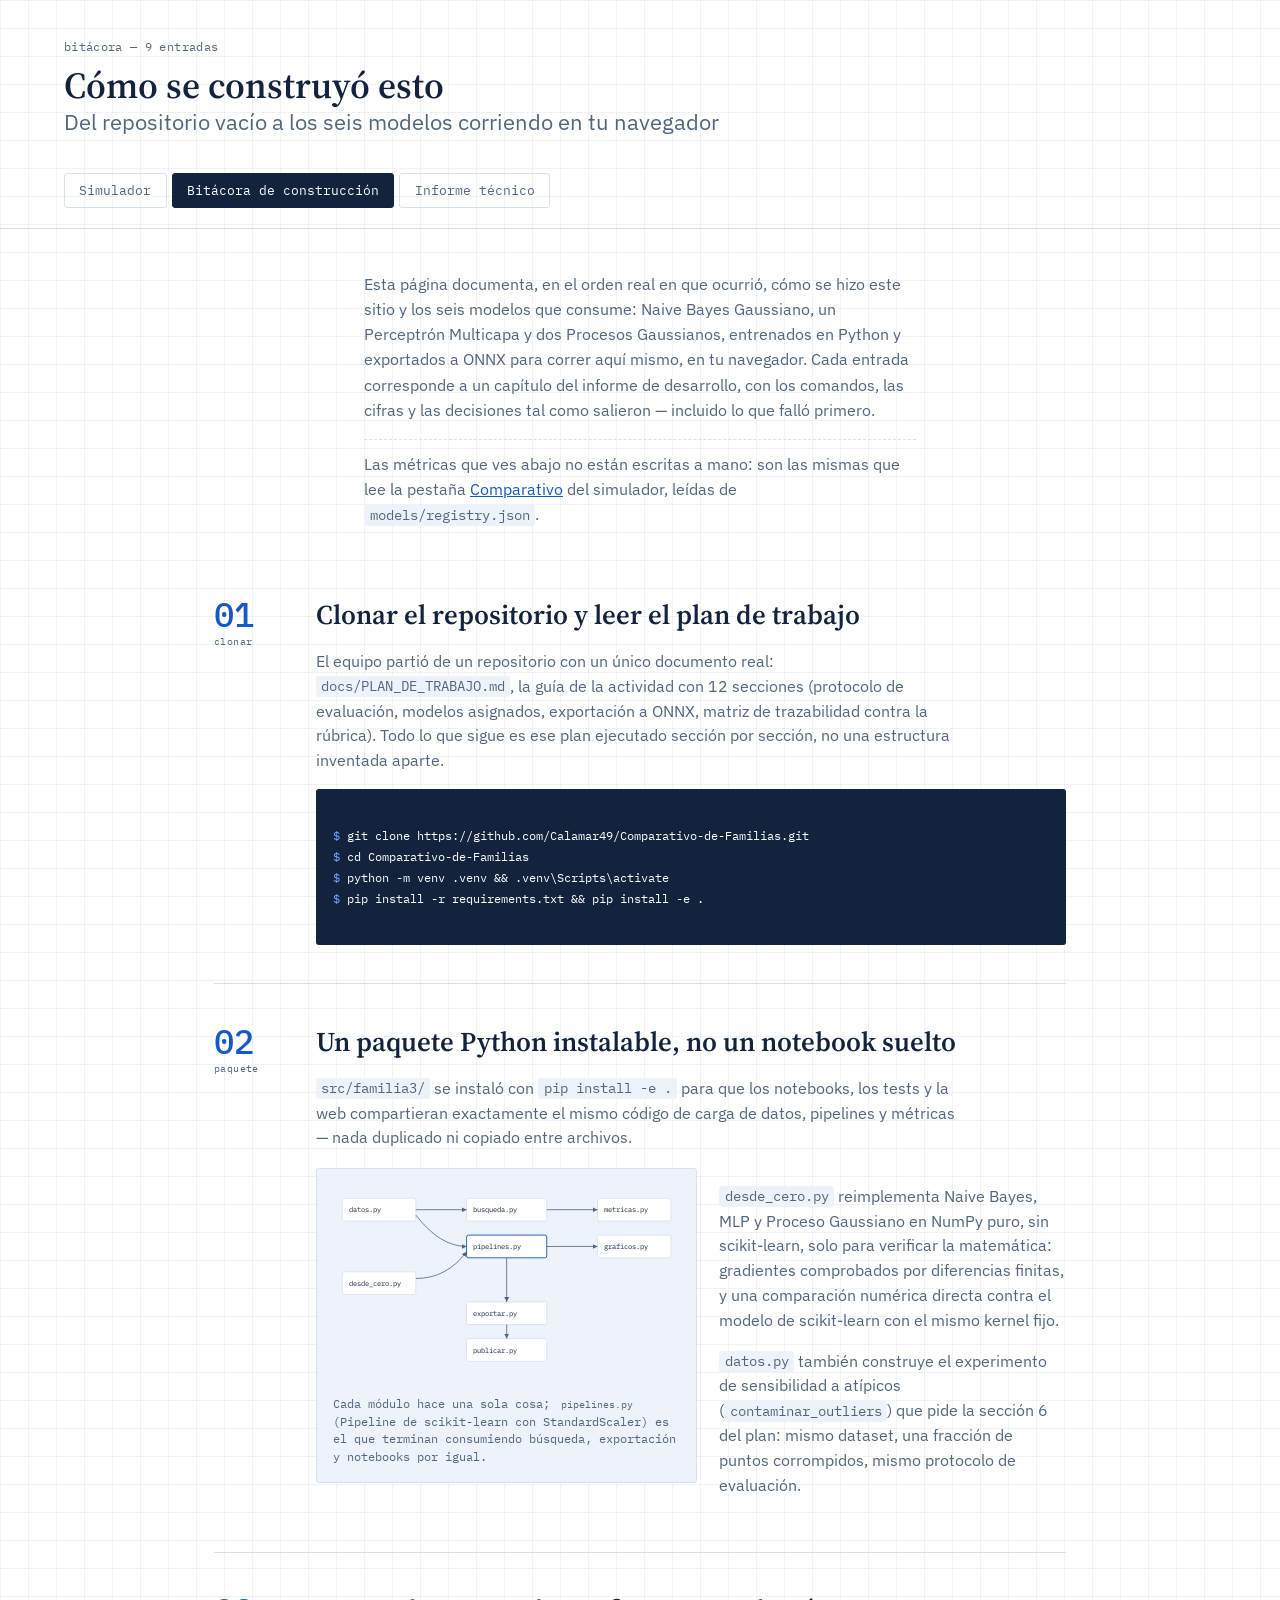
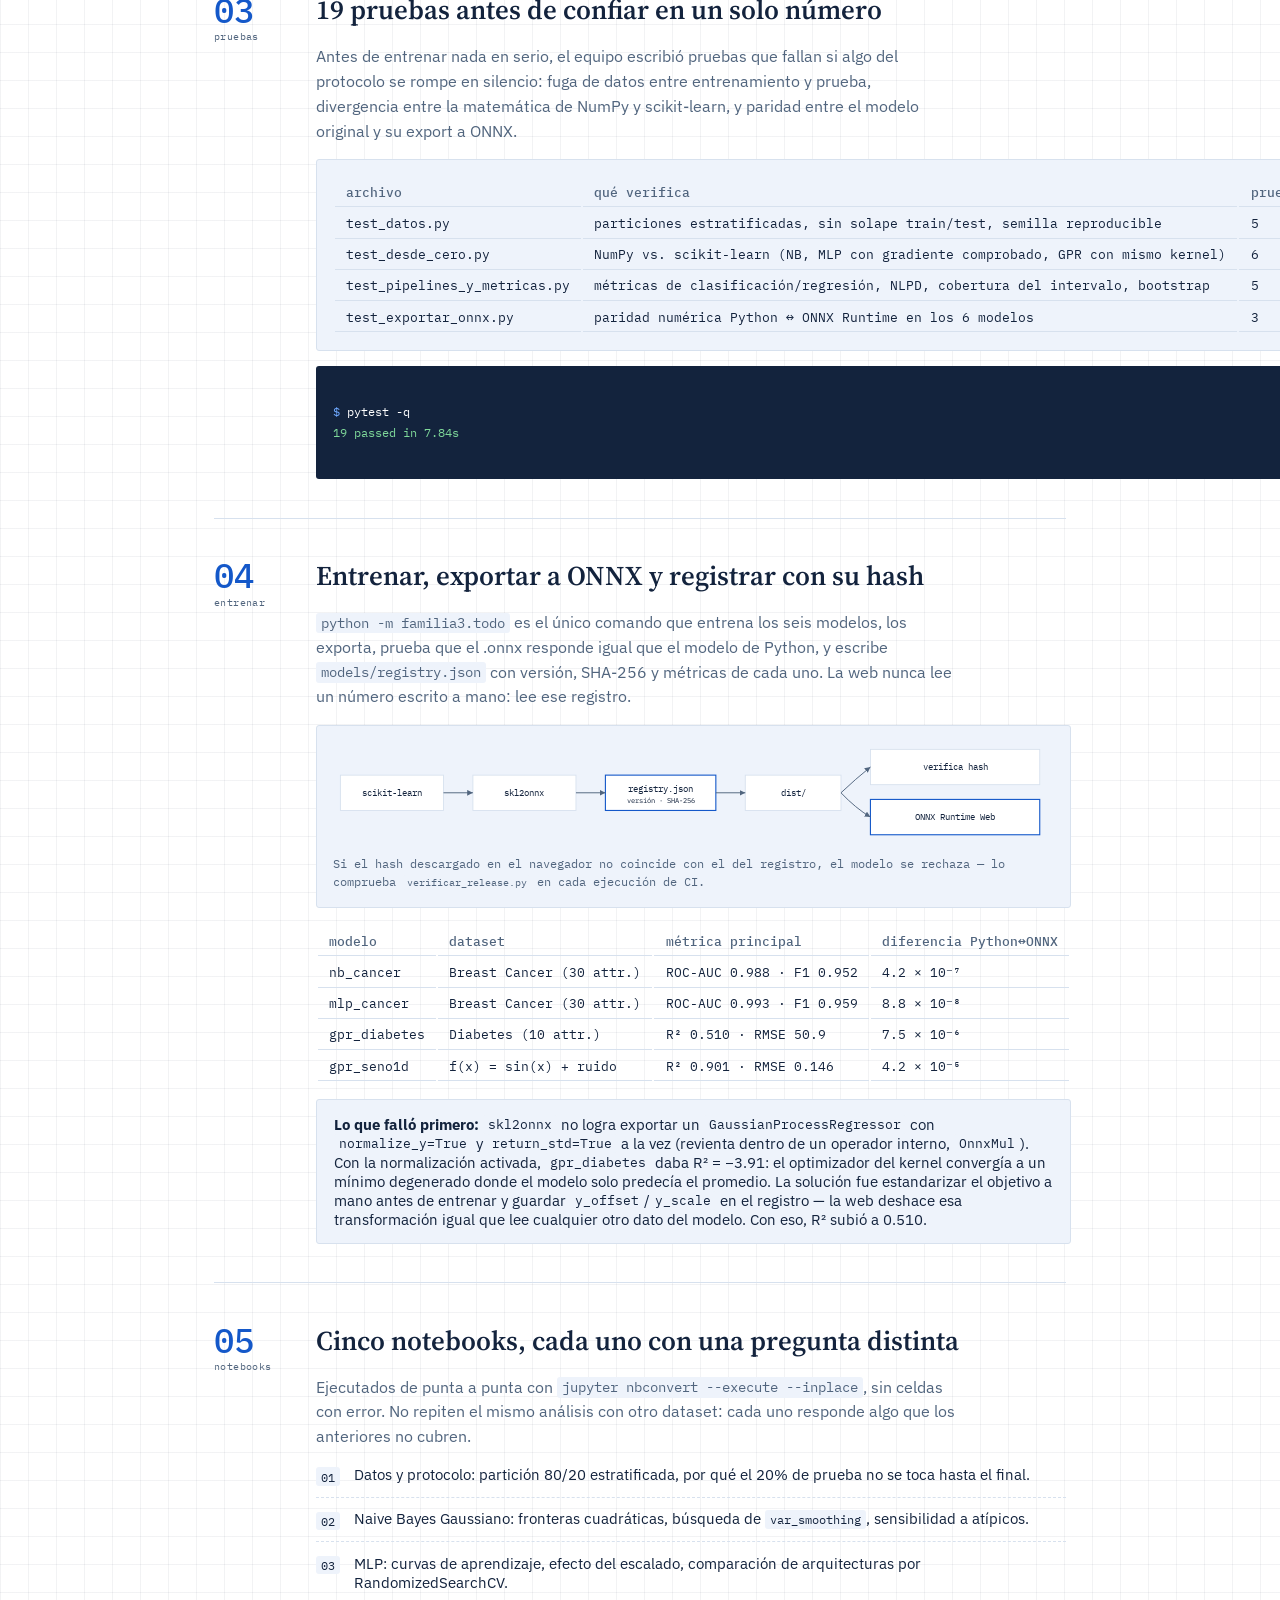
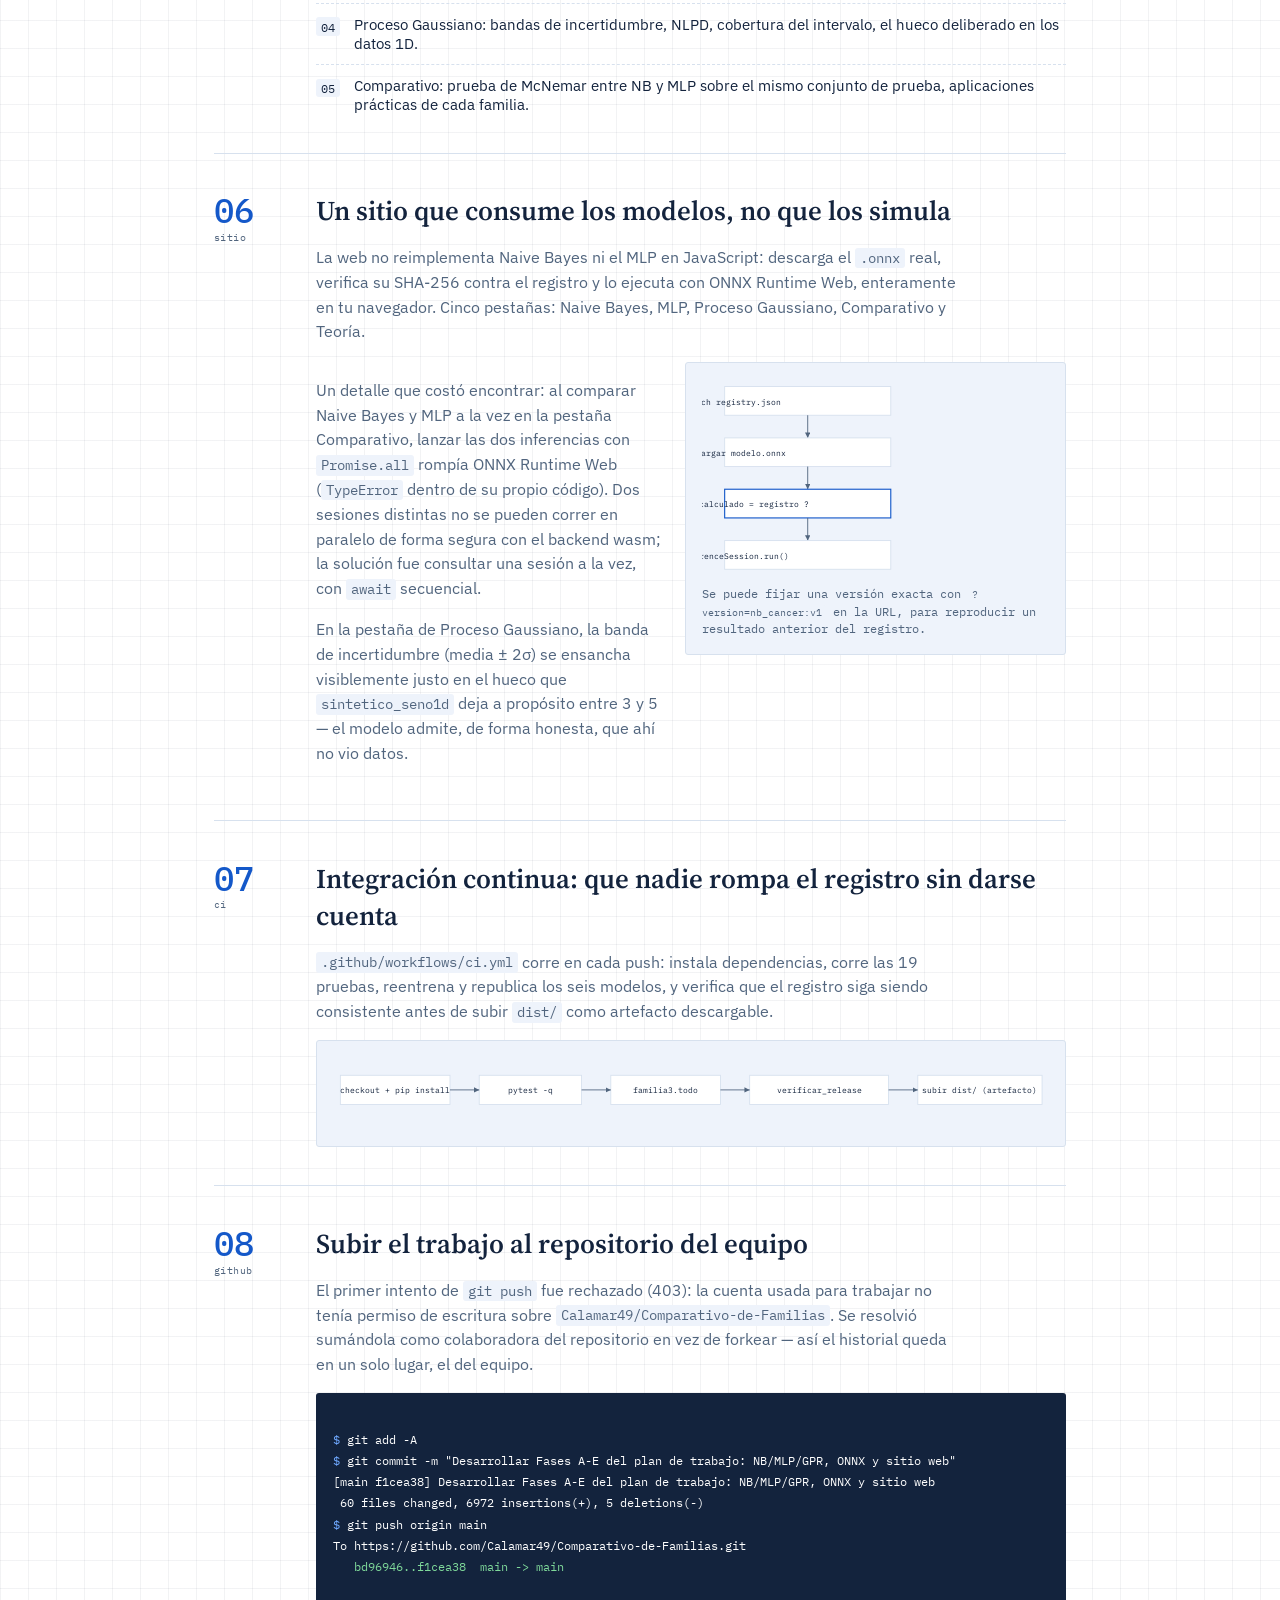
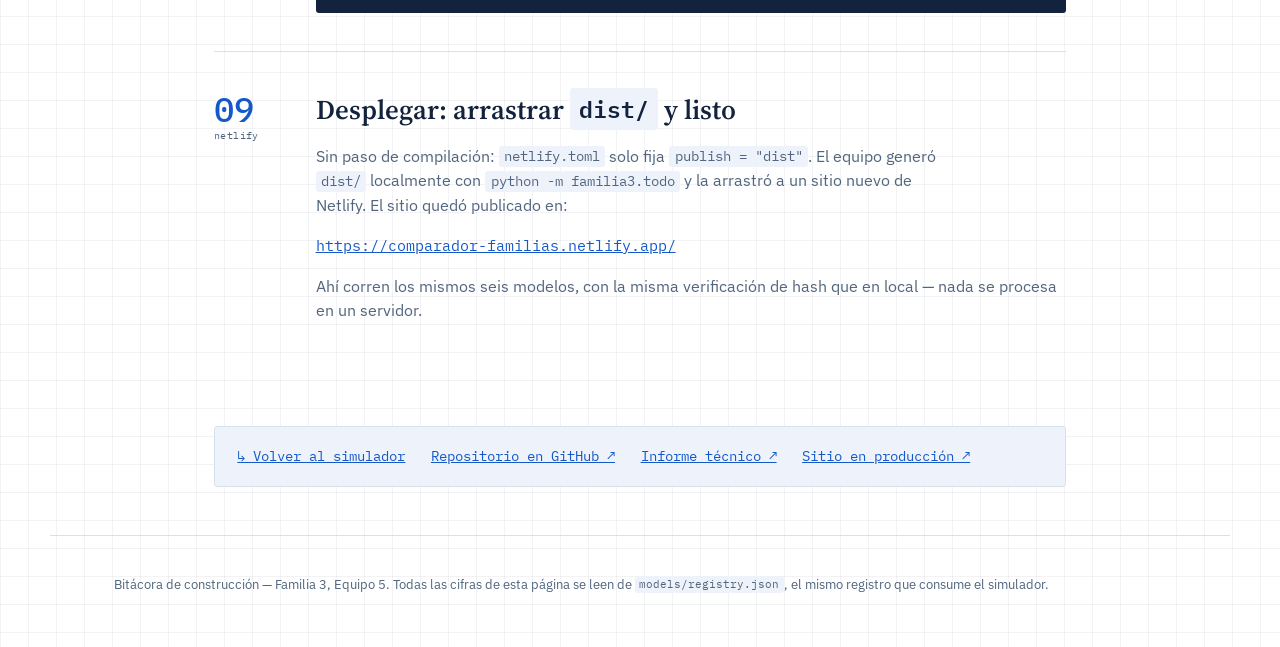
<file: web/proceso.html>
<!doctype html>
<html lang="es">
<head>
<meta charset="utf-8">
<meta name="viewport" content="width=device-width, initial-scale=1">
<title>Bitácora de construcción &middot; Comparativo de familias</title>
<meta name="description" content="Cómo se construyó este sitio y los seis modelos que consume: del repositorio vacío al despliegue en Netlify, paso a paso.">
<link rel="icon" href="data:image/svg+xml,<svg xmlns=%22http://www.w3.org/2000/svg%22 viewBox=%220 0 24 24%22><rect width=%2224%22 height=%2224%22 fill=%22%23ffffff%22/><path d=%22M3 18 L8 9 L13 14 L21 4%22 stroke=%22%231458c9%22 stroke-width=%222%22 fill=%22none%22/></svg>">
<link rel="preconnect" href="https://fonts.googleapis.com">
<link rel="preconnect" href="https://fonts.gstatic.com" crossorigin>
<link href="https://fonts.googleapis.com/css2?family=Source+Serif+4:opsz,wght@8..60,400;8..60,600;8..60,700&family=IBM+Plex+Sans:wght@400;500;600&family=IBM+Plex+Mono:wght@400;500&display=swap" rel="stylesheet">
<link rel="stylesheet" href="estilo.css">
<link rel="stylesheet" href="proceso.css">
</head>
<body>

<header class="cabecera">
  <div class="cabecera__marca">
    <span class="cabecera__indice">bitácora — 9 entradas</span>
    <h1>Cómo se construyó esto<br><span class="cabecera__sub">Del repositorio vacío a los seis modelos corriendo en tu navegador</span></h1>
  </div>
  <nav class="pestanas" aria-label="Navegación del sitio">
    <a href="index.html" class="pestanas__btn">Simulador</a>
    <a href="proceso.html" class="pestanas__btn" aria-current="page">Bitácora de construcción</a>
    <a href="../informe/INFORME_TECNICO.md" class="pestanas__btn">Informe técnico</a>
  </nav>
</header>

<div class="bitacora-intro">
  <p>Esta página documenta, en el orden real en que ocurrió, cómo se hizo este sitio y los seis
  modelos que consume: Naive Bayes Gaussiano, un Perceptrón Multicapa y dos Procesos Gaussianos,
  entrenados en Python y exportados a ONNX para correr aquí mismo, en tu navegador. Cada entrada
  corresponde a un capítulo del informe de desarrollo, con los comandos, las cifras y las
  decisiones tal como salieron — incluido lo que falló primero.</p>
  <p class="aviso">Las métricas que ves abajo no están escritas a mano: son las mismas que lee la
  pestaña <a href="index.html#comparativo">Comparativo</a> del simulador, leídas de
  <code>models/registry.json</code>.</p>
</div>

<main class="bitacora">

  <!-- 01 ------------------------------------------------------------- -->
  <article class="entrada">
    <div class="entrada__numero">01<small>clonar</small></div>
    <div class="entrada__cuerpo">
      <h2>Clonar el repositorio y leer el plan de trabajo</h2>
      <p>El equipo partió de un repositorio con un único documento real: <code>docs/PLAN_DE_TRABAJO.md</code>,
      la guía de la actividad con 12 secciones (protocolo de evaluación, modelos asignados,
      exportación a ONNX, matriz de trazabilidad contra la rúbrica). Todo lo que sigue es ese plan
      ejecutado sección por sección, no una estructura inventada aparte.</p>
      <div class="terminal-bloque">
<span class="linea-prompt">$</span> git clone https://github.com/Calamar49/Comparativo-de-Familias.git
<span class="linea-prompt">$</span> cd Comparativo-de-Familias
<span class="linea-prompt">$</span> python -m venv .venv &amp;&amp; .venv\Scripts\activate
<span class="linea-prompt">$</span> pip install -r requirements.txt &amp;&amp; pip install -e .
      </div>
    </div>
  </article>

  <!-- 02 ------------------------------------------------------------- -->
  <article class="entrada">
    <div class="entrada__numero">02<small>paquete</small></div>
    <div class="entrada__cuerpo">
      <h2>Un paquete Python instalable, no un notebook suelto</h2>
      <p><code>src/familia3/</code> se instaló con <code>pip install -e .</code> para que los
      notebooks, los tests y la web compartieran exactamente el mismo código de carga de datos,
      pipelines y métricas — nada duplicado ni copiado entre archivos.</p>
      <div class="entrada__layout">
        <div class="diagrama">
          <svg viewBox="0 0 520 300" role="img" aria-label="Dependencias entre módulos del paquete familia3">
            <style>
              .caja{fill:var(--papel);stroke:var(--borde);stroke-width:1.2;rx:3;}
              .caja-centro{fill:var(--papel);stroke:var(--senal);stroke-width:1.4;rx:3;}
              .rotulo{font-family:var(--mono);font-size:11px;fill:var(--tinta);}
              .flecha{stroke:var(--tinta-suave);stroke-width:1.2;fill:none;marker-end:url(#punta);}
            </style>
            <defs>
              <marker id="punta" markerWidth="8" markerHeight="8" refX="6" refY="3" orient="auto">
                <path d="M0,0 L6,3 L0,6 Z" fill="var(--tinta-suave)"/>
              </marker>
            </defs>
            <rect class="caja" x="14" y="20" width="110" height="34"/>
            <text class="rotulo" x="24" y="41">datos.py</text>
            <rect class="caja" x="14" y="130" width="110" height="34"/>
            <text class="rotulo" x="24" y="151">desde_cero.py</text>
            <rect class="caja-centro" x="200" y="75" width="120" height="34"/>
            <text class="rotulo" x="210" y="96">pipelines.py</text>
            <rect class="caja" x="200" y="20" width="120" height="34"/>
            <text class="rotulo" x="210" y="41">busqueda.py</text>
            <rect class="caja" x="396" y="20" width="110" height="34"/>
            <text class="rotulo" x="406" y="41">metricas.py</text>
            <rect class="caja" x="396" y="75" width="110" height="34"/>
            <text class="rotulo" x="406" y="96">graficos.py</text>
            <rect class="caja" x="200" y="175" width="120" height="34"/>
            <text class="rotulo" x="210" y="196">exportar.py</text>
            <rect class="caja" x="200" y="230" width="120" height="34"/>
            <text class="rotulo" x="210" y="251">publicar.py</text>
            <path class="flecha" d="M124,37 L200,37"/>
            <path class="flecha" d="M124,45 Q160,92 200,92"/>
            <path class="flecha" d="M124,140 Q170,140 200,100"/>
            <path class="flecha" d="M320,92 L396,92"/>
            <path class="flecha" d="M320,37 L396,37"/>
            <path class="flecha" d="M260,109 L260,175"/>
            <path class="flecha" d="M260,209 L260,230"/>
          </svg>
          <p class="diagrama__pie">Cada módulo hace una sola cosa; <code>pipelines.py</code> (Pipeline de scikit-learn con StandardScaler) es el que terminan consumiendo búsqueda, exportación y notebooks por igual.</p>
        </div>
        <div>
          <p><code>desde_cero.py</code> reimplementa Naive Bayes, MLP y Proceso Gaussiano en NumPy
          puro, sin scikit-learn, solo para verificar la matemática: gradientes comprobados por
          diferencias finitas, y una comparación numérica directa contra el modelo de scikit-learn
          con el mismo kernel fijo.</p>
          <p><code>datos.py</code> también construye el experimento de sensibilidad a atípicos
          (<code>contaminar_outliers</code>) que pide la sección 6 del plan: mismo dataset, una
          fracción de puntos corrompidos, mismo protocolo de evaluación.</p>
        </div>
      </div>
    </div>
  </article>

  <!-- 03 ------------------------------------------------------------- -->
  <article class="entrada">
    <div class="entrada__numero">03<small>pruebas</small></div>
    <div class="entrada__cuerpo">
      <h2>19 pruebas antes de confiar en un solo número</h2>
      <p>Antes de entrenar nada en serio, el equipo escribió pruebas que fallan si algo del
      protocolo se rompe en silencio: fuga de datos entre entrenamiento y prueba, divergencia
      entre la matemática de NumPy y scikit-learn, y paridad entre el modelo original y su export
      a ONNX.</p>
      <div class="diagrama">
        <table class="tabla-parametros">
          <thead><tr><th>archivo</th><th>qué verifica</th><th>pruebas</th></tr></thead>
          <tbody>
            <tr><td>test_datos.py</td><td>particiones estratificadas, sin solape train/test, semilla reproducible</td><td>5</td></tr>
            <tr><td>test_desde_cero.py</td><td>NumPy vs. scikit-learn (NB, MLP con gradiente comprobado, GPR con mismo kernel)</td><td>6</td></tr>
            <tr><td>test_pipelines_y_metricas.py</td><td>métricas de clasificación/regresión, NLPD, cobertura del intervalo, bootstrap</td><td>5</td></tr>
            <tr><td>test_exportar_onnx.py</td><td>paridad numérica Python ↔ ONNX Runtime en los 6 modelos</td><td>3</td></tr>
          </tbody>
        </table>
      </div>
      <div class="terminal-bloque">
<span class="linea-prompt">$</span> pytest -q
<span class="linea-ok">19 passed in 7.84s</span>
      </div>
    </div>
  </article>

  <!-- 04 ------------------------------------------------------------- -->
  <article class="entrada">
    <div class="entrada__numero">04<small>entrenar</small></div>
    <div class="entrada__cuerpo">
      <h2>Entrenar, exportar a ONNX y registrar con su hash</h2>
      <p><code>python -m familia3.todo</code> es el único comando que entrena los seis modelos,
      los exporta, prueba que el .onnx responde igual que el modelo de Python, y escribe
      <code>models/registry.json</code> con versión, SHA-256 y métricas de cada uno. La web nunca
      lee un número escrito a mano: lee ese registro.</p>
      <div class="diagrama">
        <svg viewBox="0 0 980 140" role="img" aria-label="Flujo de entrenamiento a publicación">
          <style>
            .nodo{fill:var(--papel);stroke:var(--borde);stroke-width:1.2;}
            .nodo-senal{fill:var(--papel);stroke:var(--senal);stroke-width:1.5;}
            .et{font-family:var(--mono);font-size:12px;fill:var(--tinta);text-anchor:middle;}
            .fl{stroke:var(--tinta-suave);stroke-width:1.3;fill:none;marker-end:url(#p2);}
          </style>
          <defs><marker id="p2" markerWidth="8" markerHeight="8" refX="6" refY="3" orient="auto"><path d="M0,0 L6,3 L0,6 Z" fill="var(--tinta-suave)"/></marker></defs>
          <rect class="nodo" x="10" y="45" width="140" height="48"/>
          <text class="et" x="80" y="73">scikit-learn</text>
          <rect class="nodo" x="190" y="45" width="140" height="48"/>
          <text class="et" x="260" y="73">skl2onnx</text>
          <rect class="nodo-senal" x="370" y="45" width="150" height="48"/>
          <text class="et" x="445" y="68">registry.json</text>
          <text class="et" x="445" y="83" style="font-size:9px;">versión · SHA-256</text>
          <rect class="nodo" x="560" y="45" width="130" height="48"/>
          <text class="et" x="625" y="73">dist/</text>
          <rect class="nodo" x="730" y="10" width="230" height="48"/>
          <text class="et" x="845" y="38">verifica hash</text>
          <rect class="nodo-senal" x="730" y="78" width="230" height="48"/>
          <text class="et" x="845" y="106">ONNX Runtime Web</text>
          <path class="fl" d="M150,69 L190,69"/>
          <path class="fl" d="M330,69 L370,69"/>
          <path class="fl" d="M520,69 L560,69"/>
          <path class="fl" d="M690,69 Q710,50 730,34"/>
          <path class="fl" d="M690,69 Q710,90 730,102"/>
        </svg>
        <p class="diagrama__pie">Si el hash descargado en el navegador no coincide con el del registro, el modelo se rechaza — lo comprueba <code>verificar_release.py</code> en cada ejecución de CI.</p>
      </div>

      <table class="tabla-parametros" style="margin-top:1.1rem;">
        <thead><tr><th>modelo</th><th>dataset</th><th>métrica principal</th><th>diferencia Python↔ONNX</th></tr></thead>
        <tbody>
          <tr><td>nb_cancer</td><td>Breast Cancer (30 attr.)</td><td>ROC-AUC 0.988 · F1 0.952</td><td>4.2 × 10⁻⁷</td></tr>
          <tr><td>mlp_cancer</td><td>Breast Cancer (30 attr.)</td><td>ROC-AUC 0.993 · F1 0.959</td><td>8.8 × 10⁻⁸</td></tr>
          <tr><td>gpr_diabetes</td><td>Diabetes (10 attr.)</td><td>R² 0.510 · RMSE 50.9</td><td>7.5 × 10⁻⁶</td></tr>
          <tr><td>gpr_seno1d</td><td>f(x) = sin(x) + ruido</td><td>R² 0.901 · RMSE 0.146</td><td>4.2 × 10⁻⁵</td></tr>
        </tbody>
      </table>

      <div class="nota-tecnica">
        <strong>Lo que falló primero:</strong> <code>skl2onnx</code> no logra exportar un
        <code>GaussianProcessRegressor</code> con <code>normalize_y=True</code> y
        <code>return_std=True</code> a la vez (revienta dentro de un operador interno,
        <code>OnnxMul</code>). Con la normalización activada, <code>gpr_diabetes</code> daba
        R² = −3.91: el optimizador del kernel convergía a un mínimo degenerado donde el modelo
        solo predecía el promedio. La solución fue estandarizar el objetivo a mano antes de
        entrenar y guardar <code>y_offset</code>/<code>y_scale</code> en el registro — la web
        deshace esa transformación igual que lee cualquier otro dato del modelo. Con eso, R² subió
        a 0.510.
      </div>
    </div>
  </article>

  <!-- 05 ------------------------------------------------------------- -->
  <article class="entrada">
    <div class="entrada__numero">05<small>notebooks</small></div>
    <div class="entrada__cuerpo">
      <h2>Cinco notebooks, cada uno con una pregunta distinta</h2>
      <p>Ejecutados de punta a punta con <code>jupyter nbconvert --execute --inplace</code>, sin
      celdas con error. No repiten el mismo análisis con otro dataset: cada uno responde algo que
      los anteriores no cubren.</p>
      <ul class="lista-notebooks">
        <li><code>01</code><span>Datos y protocolo: partición 80/20 estratificada, por qué el 20% de prueba no se toca hasta el final.</span></li>
        <li><code>02</code><span>Naive Bayes Gaussiano: fronteras cuadráticas, búsqueda de <code>var_smoothing</code>, sensibilidad a atípicos.</span></li>
        <li><code>03</code><span>MLP: curvas de aprendizaje, efecto del escalado, comparación de arquitecturas por RandomizedSearchCV.</span></li>
        <li><code>04</code><span>Proceso Gaussiano: bandas de incertidumbre, NLPD, cobertura del intervalo, el hueco deliberado en los datos 1D.</span></li>
        <li><code>05</code><span>Comparativo: prueba de McNemar entre NB y MLP sobre el mismo conjunto de prueba, aplicaciones prácticas de cada familia.</span></li>
      </ul>
    </div>
  </article>

  <!-- 06 ------------------------------------------------------------- -->
  <article class="entrada">
    <div class="entrada__numero">06<small>sitio</small></div>
    <div class="entrada__cuerpo">
      <h2>Un sitio que consume los modelos, no que los simula</h2>
      <p>La web no reimplementa Naive Bayes ni el MLP en JavaScript: descarga el <code>.onnx</code>
      real, verifica su SHA-256 contra el registro y lo ejecuta con ONNX Runtime Web, enteramente
      en tu navegador. Cinco pestañas: Naive Bayes, MLP, Proceso Gaussiano, Comparativo y Teoría.</p>
      <div class="entrada__layout entrada__layout--inversa">
        <div class="diagrama">
          <svg viewBox="0 0 460 260" role="img" aria-label="Carga y verificación de un modelo en el navegador">
            <style>
              .n{fill:var(--papel);stroke:var(--borde);stroke-width:1.2;}
              .ns{fill:var(--papel);stroke:var(--senal);stroke-width:1.5;}
              .t{font-family:var(--mono);font-size:11px;fill:var(--tinta);}
              .f{stroke:var(--tinta-suave);stroke-width:1.2;fill:none;marker-end:url(#p3);}
            </style>
            <defs><marker id="p3" markerWidth="8" markerHeight="8" refX="6" refY="3" orient="auto"><path d="M0,0 L6,3 L0,6 Z" fill="var(--tinta-suave)"/></marker></defs>
            <rect class="n" x="30" y="10" width="220" height="38"/>
            <text class="t" x="42" y="34">fetch registry.json</text>
            <path class="f" d="M140,48 L140,78"/>
            <rect class="n" x="30" y="78" width="220" height="38"/>
            <text class="t" x="42" y="102">descargar modelo.onnx</text>
            <path class="f" d="M140,116 L140,146"/>
            <rect class="ns" x="30" y="146" width="220" height="38"/>
            <text class="t" x="42" y="170">SHA-256 calculado = registro ?</text>
            <path class="f" d="M140,184 L140,214"/>
            <rect class="n" x="30" y="214" width="220" height="38"/>
            <text class="t" x="42" y="238">InferenceSession.run()</text>
          </svg>
          <p class="diagrama__pie">Se puede fijar una versión exacta con <code>?version=nb_cancer:v1</code> en la URL, para reproducir un resultado anterior del registro.</p>
        </div>
        <div>
          <p>Un detalle que costó encontrar: al comparar Naive Bayes y MLP a la vez en la pestaña
          Comparativo, lanzar las dos inferencias con <code>Promise.all</code> rompía ONNX Runtime
          Web (<code>TypeError</code> dentro de su propio código). Dos sesiones distintas no se
          pueden correr en paralelo de forma segura con el backend wasm; la solución fue consultar
          una sesión a la vez, con <code>await</code> secuencial.</p>
          <p>En la pestaña de Proceso Gaussiano, la banda de incertidumbre (media ± 2σ) se ensancha
          visiblemente justo en el hueco que <code>sintetico_seno1d</code> deja a propósito entre
          3 y 5 — el modelo admite, de forma honesta, que ahí no vio datos.</p>
        </div>
      </div>
    </div>
  </article>

  <!-- 07 ------------------------------------------------------------- -->
  <article class="entrada">
    <div class="entrada__numero">07<small>ci</small></div>
    <div class="entrada__cuerpo">
      <h2>Integración continua: que nadie rompa el registro sin darse cuenta</h2>
      <p><code>.github/workflows/ci.yml</code> corre en cada push: instala dependencias, corre las
      19 pruebas, reentrena y republica los seis modelos, y verifica que el registro siga siendo
      consistente antes de subir <code>dist/</code> como artefacto descargable.</p>
      <div class="diagrama">
        <svg viewBox="0 0 980 100" role="img" aria-label="Pasos del workflow de GitHub Actions">
          <style>
            .n{fill:var(--papel);stroke:var(--borde);stroke-width:1.2;}
            .t{font-family:var(--mono);font-size:11px;fill:var(--tinta);text-anchor:middle;}
            .f{stroke:var(--tinta-suave);stroke-width:1.2;fill:none;marker-end:url(#p4);}
          </style>
          <defs><marker id="p4" markerWidth="8" markerHeight="8" refX="6" refY="3" orient="auto"><path d="M0,0 L6,3 L0,6 Z" fill="var(--tinta-suave)"/></marker></defs>
          <rect class="n" x="10" y="25" width="150" height="40"/><text class="t" x="85" y="49">checkout + pip install</text>
          <rect class="n" x="200" y="25" width="140" height="40"/><text class="t" x="270" y="49">pytest -q</text>
          <rect class="n" x="380" y="25" width="150" height="40"/><text class="t" x="455" y="49">familia3.todo</text>
          <rect class="n" x="570" y="25" width="190" height="40"/><text class="t" x="665" y="49">verificar_release</text>
          <rect class="n" x="800" y="25" width="170" height="40"/><text class="t" x="885" y="49">subir dist/ (artefacto)</text>
          <path class="f" d="M160,45 L200,45"/>
          <path class="f" d="M340,45 L380,45"/>
          <path class="f" d="M530,45 L570,45"/>
          <path class="f" d="M760,45 L800,45"/>
        </svg>
      </div>
    </div>
  </article>

  <!-- 08 ------------------------------------------------------------- -->
  <article class="entrada">
    <div class="entrada__numero">08<small>github</small></div>
    <div class="entrada__cuerpo">
      <h2>Subir el trabajo al repositorio del equipo</h2>
      <p>El primer intento de <code>git push</code> fue rechazado (403): la cuenta usada para
      trabajar no tenía permiso de escritura sobre <code>Calamar49/Comparativo-de-Familias</code>.
      Se resolvió sumándola como colaboradora del repositorio en vez de forkear — así el historial
      queda en un solo lugar, el del equipo.</p>
      <div class="terminal-bloque">
<span class="linea-prompt">$</span> git add -A
<span class="linea-prompt">$</span> git commit -m "Desarrollar Fases A-E del plan de trabajo: NB/MLP/GPR, ONNX y sitio web"
[main f1cea38] Desarrollar Fases A-E del plan de trabajo: NB/MLP/GPR, ONNX y sitio web
 60 files changed, 6972 insertions(+), 5 deletions(-)
<span class="linea-prompt">$</span> git push origin main
To https://github.com/Calamar49/Comparativo-de-Familias.git
   <span class="linea-ok">bd96946..f1cea38  main -&gt; main</span>
      </div>
    </div>
  </article>

  <!-- 09 ------------------------------------------------------------- -->
  <article class="entrada">
    <div class="entrada__numero">09<small>netlify</small></div>
    <div class="entrada__cuerpo">
      <h2>Desplegar: arrastrar <code>dist/</code> y listo</h2>
      <p>Sin paso de compilación: <code>netlify.toml</code> solo fija <code>publish = "dist"</code>.
      El equipo generó <code>dist/</code> localmente con <code>python -m familia3.todo</code> y la
      arrastró a un sitio nuevo de Netlify. El sitio quedó publicado en:</p>
      <p class="resultado-destacado"><a href="https://comparador-familias.netlify.app/" target="_blank" rel="noopener">https://comparador-familias.netlify.app/</a></p>
      <p>Ahí corren los mismos seis modelos, con la misma verificación de hash que en local — nada
      se procesa en un servidor.</p>
    </div>
  </article>

</main>

<div class="cierre">
  <div class="tarjeta">
    <a href="index.html">↳ Volver al simulador</a>
    <a href="https://github.com/Calamar49/Comparativo-de-Familias" target="_blank" rel="noopener">Repositorio en GitHub ↗</a>
    <a href="../informe/INFORME_TECNICO.md" target="_blank" rel="noopener">Informe técnico ↗</a>
    <a href="https://comparador-familias.netlify.app/" target="_blank" rel="noopener">Sitio en producción ↗</a>
  </div>
</div>

<footer class="pie">
  <p>Bitácora de construcción — Familia 3, Equipo 5. Todas las cifras de esta página se leen de <code>models/registry.json</code>, el mismo registro que consume el simulador.</p>
</footer>

</body>
</html>
</file>
<file: web/estilo.css>
/* Identidad: cuaderno de laboratorio, en claro. Papel blanco cuadriculado, tinta
   azul marino, un único acento "señal" (azul de regla) reservado para lo
   interactivo y la incertidumbre. Nada de glassmorphism, nada de gradiente,
   nada de Inter/Poppins. */

:root {
  --papel: #ffffff;
  --papel-oscuro: #eef3fb;
  --tinta: #13233d;
  --tinta-suave: #51657e;
  --linea-cuaderno: rgba(19, 35, 61, 0.055);
  --senal: #1458c9;
  --senal-suave: #dbe8fb;
  --verde-ok: #1f8a53;
  --borde: #d7e1ee;
  --mono: "IBM Plex Mono", ui-monospace, monospace;
  --serif: "Source Serif 4", Georgia, serif;
  --sans: "IBM Plex Sans", system-ui, sans-serif;
  --radio: 3px;
}

* { box-sizing: border-box; }

html, body {
  margin: 0;
  background: var(--papel);
  color: var(--tinta);
  font-family: var(--sans);
  background-image:
    linear-gradient(var(--linea-cuaderno) 1px, transparent 1px),
    linear-gradient(90deg, var(--linea-cuaderno) 1px, transparent 1px);
  background-size: 28px 28px;
}

h1, h2, h3 { font-family: var(--serif); font-weight: 600; margin: 0 0 0.4em; color: var(--tinta); }
h1 { font-size: clamp(1.6rem, 4vw, 2.3rem); line-height: 1.15; }
h2 { font-size: clamp(1.3rem, 3vw, 1.7rem); }
h3 { font-size: 1.1rem; }
p { line-height: 1.55; color: var(--tinta-suave); }
code { font-family: var(--mono); background: var(--papel-oscuro); padding: 0.1em 0.4em; border-radius: var(--radio); font-size: 0.85em; }
a { color: var(--senal); }

/* ---------- cabecera ---------- */
.cabecera {
  display: flex;
  flex-wrap: wrap;
  justify-content: space-between;
  align-items: flex-end;
  gap: 1.5rem;
  padding: 2.2rem 5vw 1.2rem;
  border-bottom: 1px solid var(--borde);
}
.cabecera__indice {
  display: inline-block;
  font-family: var(--mono);
  font-size: 0.72rem;
  letter-spacing: 0.03em;
  color: var(--tinta-suave);
  margin-bottom: 0.6rem;
}
.cabecera__sub { font-family: var(--sans); font-weight: 400; font-size: 0.6em; color: var(--tinta-suave); display: block; margin-top: 0.15em; }

.pestanas { display: flex; flex-wrap: wrap; gap: 0.3rem; }
.pestanas__btn {
  font-family: var(--mono);
  font-size: 0.82rem;
  background: none;
  border: 1px solid var(--borde);
  color: var(--tinta-suave);
  padding: 0.5rem 0.9rem;
  border-radius: var(--radio);
  cursor: pointer;
}
a.pestanas__btn { text-decoration: none; display: inline-flex; align-items: center; }
.pestanas__btn[aria-current="page"] {
  background: var(--tinta);
  color: var(--papel);
  border-color: var(--tinta);
}

/* ---------- insignia de carga ---------- */
.insignia-carga {
  display: flex;
  align-items: center;
  gap: 0.5rem;
  font-family: var(--mono);
  font-size: 0.78rem;
  color: var(--tinta-suave);
  padding: 0.6rem 5vw;
  border-bottom: 1px dashed var(--borde);
}
.insignia-carga__punto { width: 7px; height: 7px; border-radius: 50%; background: var(--tinta-suave); }
.insignia-carga--ok .insignia-carga__punto { background: var(--verde-ok); }
.insignia-carga--error .insignia-carga__punto { background: var(--senal); }

main { padding: 1.8rem 5vw 4rem; max-width: 1180px; margin: 0 auto; }

.vista__cabecera { max-width: 640px; margin-bottom: 1.6rem; }
.vista__nota { margin-top: 0.3rem; }

.chip-modelo {
  display: inline-block;
  font-family: var(--mono);
  font-size: 0.75rem;
  color: var(--tinta-suave);
  border: 1px solid var(--borde);
  border-radius: var(--radio);
  padding: 0.2rem 0.55rem;
  margin-top: 0.5rem;
}

.panel-doble {
  display: grid;
  grid-template-columns: minmax(280px, 1fr) minmax(280px, 1.1fr);
  gap: 1.4rem;
  align-items: start;
}
@media (max-width: 820px) { .panel-doble { grid-template-columns: 1fr; } }

.tarjeta {
  background: var(--papel-oscuro);
  border: 1px solid var(--borde);
  border-radius: var(--radio);
  padding: 1.3rem 1.4rem;
}
.tarjeta--ancha { margin-top: 1.4rem; }
.tarjeta__ayuda { font-size: 0.88rem; margin-top: -0.3rem; }

.selector-caso { display: flex; flex-direction: column; gap: 0.3rem; margin-bottom: 1rem; font-size: 0.85rem; }
.selector-caso select {
  font-family: var(--mono);
  padding: 0.45rem 0.6rem;
  border: 1px solid var(--borde);
  border-radius: var(--radio);
  background: var(--papel);
  color: var(--tinta);
}

.deslizadores { display: flex; flex-direction: column; gap: 0.75rem; margin-bottom: 1.1rem; }
.deslizador-fila { display: grid; grid-template-columns: 1fr auto; gap: 0.2rem 0.6rem; align-items: center; }
.deslizador-fila label { font-size: 0.78rem; color: var(--tinta-suave); grid-column: 1 / -1; }
.deslizador-fila input[type="range"] { width: 100%; accent-color: var(--senal); grid-column: 1; }
.deslizador-fila output { font-family: var(--mono); font-size: 0.8rem; grid-column: 2; min-width: 3.4em; text-align: right; }

.resultado-prediccion__barra {
  height: 10px;
  background: var(--papel);
  border: 1px solid var(--borde);
  border-radius: 99px;
  overflow: hidden;
}
.resultado-prediccion__relleno { height: 100%; background: var(--senal); width: 0%; transition: width 0.25s ease-out; }
.resultado-prediccion__texto { margin-top: 0.5rem; font-family: var(--mono); font-size: 0.88rem; }

.resultado-gpr { font-family: var(--mono); font-size: 1rem; margin-top: 0.4rem; }

.lienzo { width: 100%; height: auto; background: var(--papel); border: 1px solid var(--borde); border-radius: var(--radio); }

.tabla-parametros { font-family: var(--mono); font-size: 0.8rem; overflow-x: auto; }
.tabla-parametros table { border-collapse: collapse; width: 100%; }
.tabla-parametros th, .tabla-parametros td { text-align: left; padding: 0.35rem 0.7rem; border-bottom: 1px solid var(--borde); white-space: nowrap; }
.tabla-parametros th { color: var(--tinta-suave); font-weight: 500; }

.comparativo-filas { display: grid; grid-template-columns: repeat(auto-fit, minmax(220px, 1fr)); gap: 1rem; margin-top: 0.8rem; }
.comparativo-col { border: 1px solid var(--borde); border-radius: var(--radio); padding: 0.9rem; background: var(--papel); }
.comparativo-col h4 { font-family: var(--mono); font-size: 0.82rem; margin: 0 0 0.5rem; color: var(--tinta-suave); }

.aviso { font-size: 0.8rem; font-style: normal; border-top: 1px dashed var(--borde); padding-top: 0.7rem; margin-top: 1rem; }

.teoria-grid { display: grid; grid-template-columns: repeat(auto-fit, minmax(260px, 1fr)); gap: 1.2rem; }
.teoria-eq { font-family: var(--mono); font-size: 0.92rem; color: var(--senal); background: var(--papel); padding: 0.7rem 0.9rem; border-radius: var(--radio); border: 1px solid var(--borde); overflow-x: auto; }
.enlaces-finales { display: flex; gap: 1.5rem; flex-wrap: wrap; font-family: var(--mono); font-size: 0.85rem; }

.pie { padding: 1.6rem 5vw 2.5rem; border-top: 1px solid var(--borde); font-size: 0.8rem; max-width: 1180px; margin: 0 auto; }
.pie__version { font-family: var(--mono); color: var(--tinta-suave); }
</file>
<file: web/proceso.css>
/* Página "Bitácora de construcción": extiende estilo.css con los componentes
   propios de este registro paso a paso (entradas numeradas, diagramas en SVG,
   bloques de comando). Misma identidad de cuaderno de laboratorio, sin tokens
   nuevos. */

.bitacora-intro {
  max-width: 680px;
  padding: 1.6rem 5vw 0.4rem;
  margin: 0 auto;
}
.bitacora-intro p { font-size: 1.02rem; }
.bitacora-intro .aviso { margin-top: 1rem; }

.bitacora {
  max-width: 980px;
  margin: 0 auto;
  padding: 0.5rem 5vw 3rem;
}

.entrada {
  display: grid;
  grid-template-columns: 76px 1fr;
  gap: 0 1.6rem;
  padding: 2.4rem 0;
  border-top: 1px solid var(--borde);
}
.entrada:first-child { border-top: none; }

.entrada__numero {
  font-family: var(--mono);
  font-size: 2.1rem;
  font-weight: 500;
  color: var(--senal);
  line-height: 1;
  padding-top: 0.15rem;
}
.entrada__numero small {
  display: block;
  font-size: 0.6rem;
  color: var(--tinta-suave);
  letter-spacing: 0.04em;
  margin-top: 0.3rem;
  font-weight: 400;
}

.entrada__cuerpo h2 { margin-bottom: 0.5rem; }
.entrada__cuerpo > p:first-of-type { max-width: 640px; }

.entrada__layout {
  display: grid;
  grid-template-columns: 1.1fr 1fr;
  gap: 1.4rem;
  align-items: start;
  margin-top: 1.1rem;
}
.entrada__layout--inversa { grid-template-columns: 1fr 1.1fr; }
.entrada__layout--inversa > :first-child { order: 2; }
@media (max-width: 760px) {
  .entrada__layout, .entrada__layout--inversa { grid-template-columns: 1fr; }
  .entrada__layout--inversa > :first-child { order: 0; }
}

.terminal-bloque {
  background: var(--tinta);
  color: var(--papel);
  border-radius: var(--radio);
  padding: 0.9rem 1.1rem;
  font-family: var(--mono);
  font-size: 0.78rem;
  line-height: 1.7;
  white-space: pre-wrap;
  word-break: break-word;
  margin-top: 0.9rem;
}
:root[data-theme="dark"] .terminal-bloque,
@media (prefers-color-scheme: dark) { .terminal-bloque { background: #0d0f0d; } }
.terminal-bloque .linea-prompt { color: #6fa8ff; }
.terminal-bloque .linea-ok { color: #7fd99a; }

.diagrama {
  background: var(--papel-oscuro);
  border: 1px solid var(--borde);
  border-radius: var(--radio);
  padding: 1rem;
}
.diagrama svg { width: 100%; height: auto; display: block; }
.diagrama__pie { font-family: var(--mono); font-size: 0.72rem; color: var(--tinta-suave); margin: 0.6rem 0 0; }

.nota-tecnica {
  border: 1px solid var(--borde);
  border-radius: var(--radio);
  background: var(--papel-oscuro);
  padding: 0.9rem 1.1rem;
  margin-top: 1rem;
  font-size: 0.92rem;
}
.nota-tecnica strong { color: var(--tinta); }

.lista-notebooks { list-style: none; margin: 1rem 0 0; padding: 0; display: flex; flex-direction: column; gap: 0.7rem; }
.lista-notebooks li {
  display: grid;
  grid-template-columns: auto 1fr;
  gap: 0 0.9rem;
  padding-bottom: 0.7rem;
  border-bottom: 1px dashed var(--borde);
  font-size: 0.92rem;
}
.lista-notebooks li:last-child { border-bottom: none; padding-bottom: 0; }
.lista-notebooks code { font-size: 0.78rem; white-space: nowrap; align-self: start; margin-top: 0.15rem; }

.resultado-destacado {
  font-family: var(--mono);
  font-size: 0.95rem;
  color: var(--senal);
  margin-top: 0.8rem;
}

.cierre {
  max-width: 980px;
  margin: 0 auto;
  padding: 0 5vw 3rem;
}
.cierre .tarjeta { display: flex; gap: 1.6rem; flex-wrap: wrap; align-items: baseline; }
.cierre a { font-family: var(--mono); font-size: 0.88rem; }
</file>
